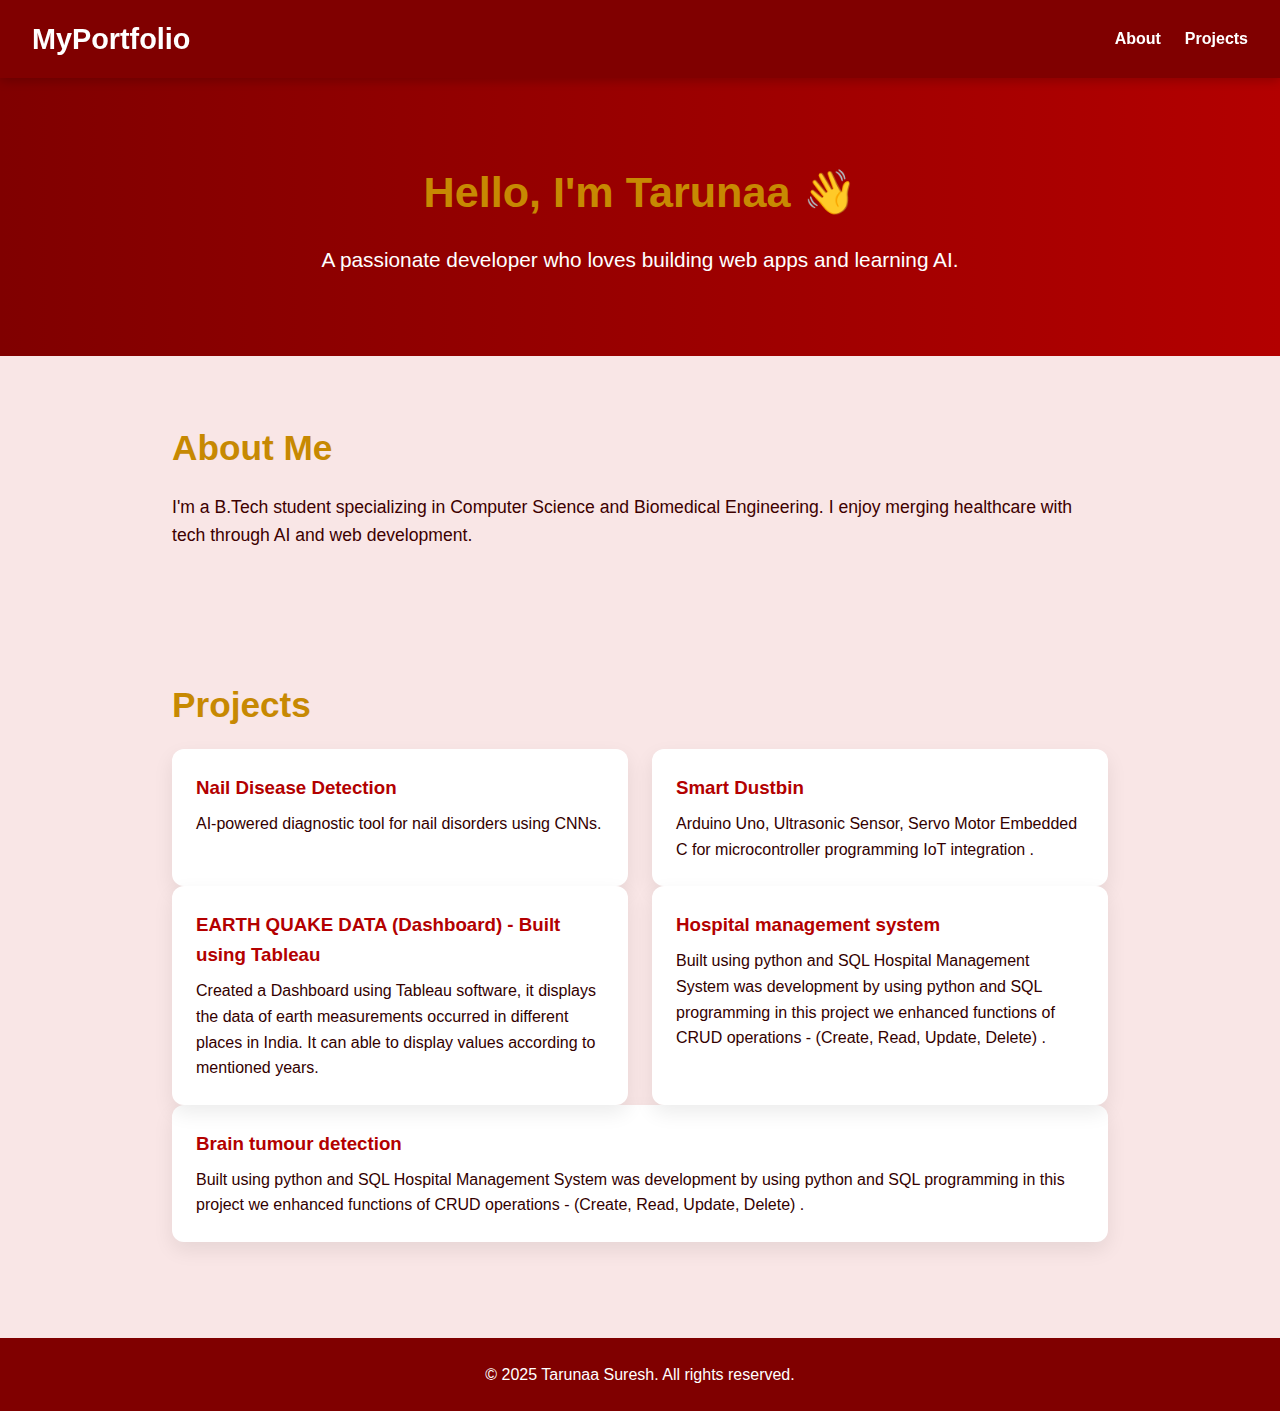
<file: index.html>
<!DOCTYPE html>
<html lang="en">
<head>
  <meta charset="UTF-8" />
  <meta name="viewport" content="width=device-width, initial-scale=1.0"/>
  <title>My Portfolio</title>
  <link rel="stylesheet" href="index.css" />
</head>
<body>
  <header>
    <nav>
      <h1 class="logo">MyPortfolio</h1>
      <ul class="nav-links">
        <li><a href="#about">About</a></li>
        <li><a href="#projects">Projects</a></li>
      </ul>
    </nav>
  </header>

  <section class="hero">
    <div class="hero-text">
      <h2>Hello, I'm Tarunaa 👋</h2>
      <p>A passionate developer who loves building web apps and learning AI.</p>
    </div>
  </section>

  <section id="about" class="about">
    <h2>About Me</h2>
    <p>
      I'm a B.Tech student specializing in Computer Science and Biomedical Engineering. I enjoy merging healthcare with tech through AI and web development.
    </p>
  </section>

  <section id="projects" class="projects">
    <h2>Projects</h2>
    <div class="project-grid">
      <div class="project-card">
        <h3>Nail Disease Detection</h3>
        <p>AI-powered diagnostic tool for nail disorders using CNNs.</p>
      </div>
      <div class="project-card">
        <h3>Smart Dustbin</h3>
        <p>Arduino Uno, Ultrasonic Sensor, 
           Servo Motor
           Embedded C for microcontroller programming
           IoT integration .</p>
      </div>
    </div>
    <div class="project-grid">
      <div class="project-card">
        <h3>EARTH QUAKE DATA (Dashboard) - Built using Tableau</h3>
        <p>Created a Dashboard using Tableau software, it displays the data of earth measurements occurred in different places in India. It can able to display values according to mentioned years.</p>
      </div>
      <div class="project-card">
        <h3>Hospital management system</h3>
        <p> Built using python and SQL
Hospital Management System was development by using python and SQL programming in this project we enhanced functions of CRUD operations - (Create, Read, Update, Delete) .</p>
      </div>
    </div>
    <div class="project-card">
        <h3>Brain tumour detection</h3>
        <p> Built using python and SQL
Hospital Management System was development by using python and SQL programming in this project we enhanced functions of CRUD operations - (Create, Read, Update, Delete) .</p>
      </div>
  </section>

  

  <footer>
    <p>© 2025 Tarunaa Suresh. All rights reserved.</p>
  </footer>
</body>
</html>
</file>
<file: index.css>
/* Base Reset */
* {
  margin: 0;
  padding: 0;
  box-sizing: border-box;
  font-family: "Segoe UI", sans-serif;
  scroll-behavior: smooth;
}

body {
  background: #f9e6e6;
  color: #330000;
  line-height: 1.6;
}

/* Header */
header {
  background-color: #800000;
  padding: 1rem 2rem;
  position: sticky;
  top: 0;
  z-index: 1000;
  box-shadow: 0 3px 10px rgba(0, 0, 0, 0.2);
}

nav {
  display: flex;
  justify-content: space-between;
  align-items: center;
  flex-wrap: wrap;
}

.logo {
  color: #fff;
  font-size: 1.8rem;
  font-weight: bold;
  animation: fadeInLeft 1s ease;
}

.nav-links {
  list-style: none;
  display: flex;
  gap: 1.5rem;
}

.nav-links a {
  color: #fff;
  text-decoration: none;
  font-weight: 600;
  position: relative;
  transition: 0.3s;
}

.nav-links a::after {
  content: "";
  position: absolute;
  left: 0;
  bottom: -4px;
  width: 0;
  height: 2px;
  background: #f4cccc;
  transition: 0.3s;
}

.nav-links a:hover::after {
  width: 100%;
}

/* Hero */
.hero {
  padding: 5rem 2rem;
  background: linear-gradient(to right, #800000, #b30000);
  color: white;
  text-align: center;
  animation: fadeIn 1s ease-in-out;
}

.hero h2 {
  font-size: 2.7rem;
  margin-bottom: 1rem;
  animation: slideInDown 1s ease-in-out;
}

.hero p {
  font-size: 1.3rem;
  animation: fadeIn 1.5s ease-in-out;
}

/* Sections */
.about, .projects, .contact {
  padding: 4rem 2rem;
  max-width: 1000px;
  margin: auto;
  animation: fadeInUp 1s ease-in-out;
}

section h2 {
  font-size: 2.2rem;
  margin-bottom: 1rem;
  color: #c78902;
}

/* About */
.about p {
  font-size: 1.1rem;
  color: #3d0000;
}

/* Projects */
.project-grid {
  display: flex;
  flex-wrap: wrap;
  gap: 1.5rem;
}

.project-card {
  background: #fff;
  padding: 1.5rem;
  border-radius: 12px;
  flex: 1 1 45%;
  box-shadow: 0 8px 20px rgba(0, 0, 0, 0.08);
  transition: transform 0.4s ease, box-shadow 0.4s ease;
  animation: slideInRight 1s ease-in-out;
}

.project-card:hover {
  transform: scale(1.03);
  box-shadow: 0 12px 30px rgba(128, 0, 0, 0.3);
}

.project-card h3 {
  margin-bottom: 0.5rem;
  color: #b30000;
}

/* Contact */
.contact p {
  font-size: 1rem;
  margin-bottom: 0.5rem;
}

.contact a {
  color: #800000;
  font-weight: bold;
  text-decoration: none;
  transition: color 0.3s;
}

.contact a:hover {
  color: #b30000;
  text-decoration: underline;
}

/* Footer */
footer {
  background: #800000;
  color: white;
  text-align: center;
  padding: 1.5rem;
  margin-top: 2rem;
  animation: fadeIn 1s ease-in;
}

/* Animations */
@keyframes fadeIn {
  from { opacity: 0; }
  to { opacity: 1; }
}

@keyframes fadeInUp {
  from { opacity: 0; transform: translateY(30px); }
  to { opacity: 1; transform: translateY(0); }
}

@keyframes fadeInLeft {
  from { opacity: 0; transform: translateX(-40px); }
  to { opacity: 1; transform: translateX(0); }
}

@keyframes slideInDown {
  from { transform: translateY(-50px); opacity: 0; }
  to { transform: translateY(0); opacity: 1; }
}

@keyframes slideInRight {
  from { transform: translateX(50px); opacity: 0; }
  to { transform: translateX(0); opacity: 1; }
}

/* Responsive */
@media (max-width: 768px) {
  nav {
    flex-direction: column;
    align-items: flex-start;
  }

  .nav-links {
    flex-direction: column;
    gap: 1rem;
    margin-top: 1rem;
  }

  .hero h2 {
    font-size: 2rem;
  }

  .project-grid {
    flex-direction: column;
  }

  .project-card {
    flex: 1 1 100%;
  }
}
</file>
